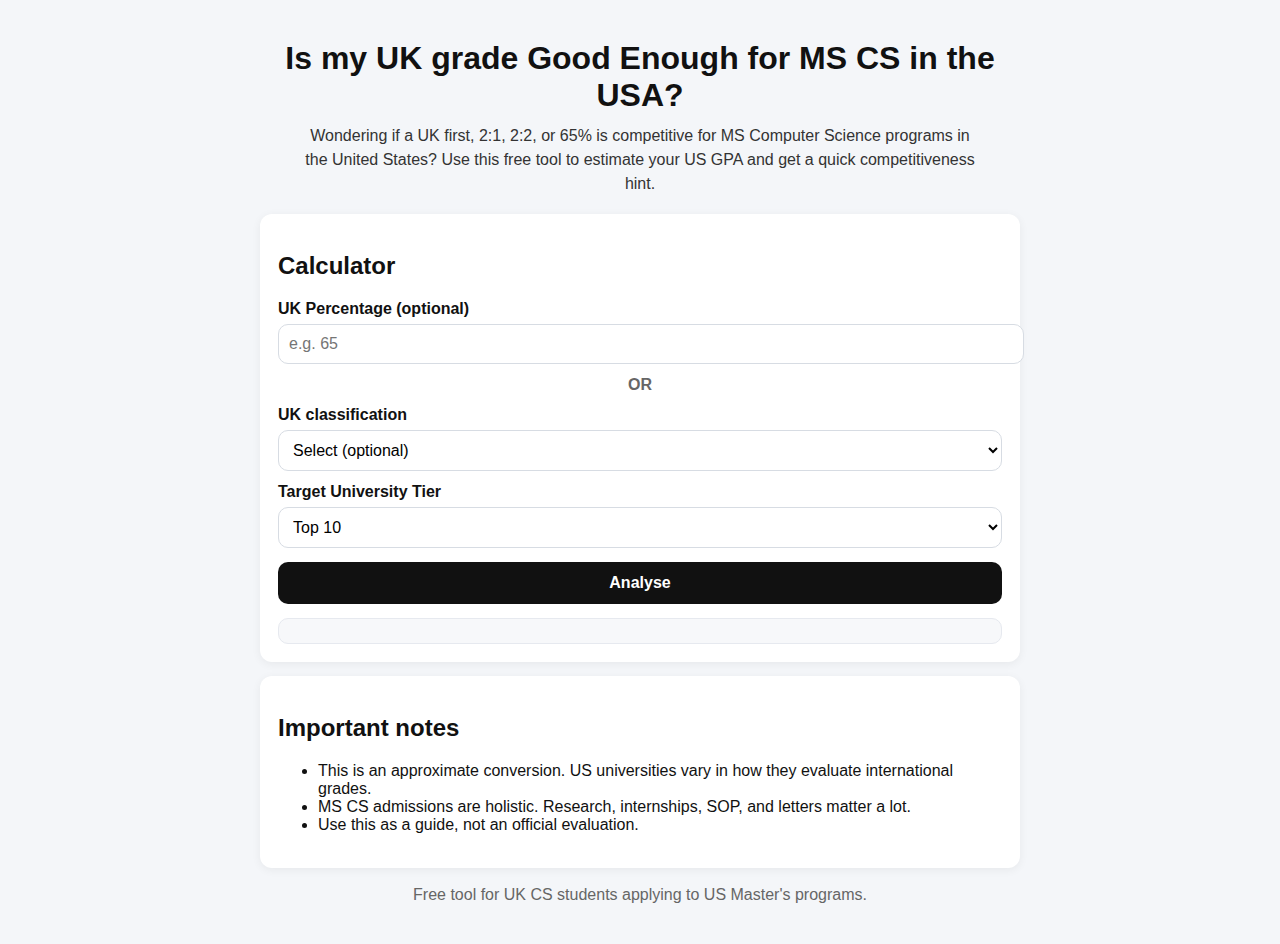
<file: Index.html>
<!DOCTYPE html>
<html lang="en">
<head>
    <meta charset="UTF-8">
    <meta name="viewport" content="width=device-width, initial-scale=1.0">
    <title>Is My UK Grade Good Enough for MS CS in the USA?</title>
    <link rel="stylesheet" href="style.css" />
    <meta name="description" content="Check if your UK percentage or classification is competitive for MS Computer Science programs in the USA. Includes GPA conversion and admissions insight." >
</head>
<body>
    <div class="container">
        <header>
            <h1> Is my UK grade Good Enough for MS CS in the USA?</h1>
            <p class="sub">
                Wondering if a UK first, 2:1, 2:2, or 65% is competitive for MS Computer Science programs in the United States?
                Use this free tool to estimate your US GPA and get a quick competitiveness hint.
            </p>
        </header>

        <section class="card">
            <h2>Calculator</h2>

            <label for="ukGrade"> UK Percentage (optional)</label>
            <input type="number" id="ukGrade" placeholder="e.g. 65" min="0" max="100" />
            
            <div class="or">OR</div>

            <label for="'ukClass"> UK classification</label>
            <select id="ukClass">
                <option value=""> Select (optional)</option>
                <option value="first"> First Class (70%+)</option>
                <option value="twoone"> Upper Second / 2:1 (60-69%)</option>
                <option value="twotwo"> Lower Second / 2:2 (50-59%)</option>
                <option value="third"> Third (40-49%)</option>
            </select>

            <label for="tier"> Target University Tier</label>
            <select id="tier">
                <option value="10"> Top 10</option>
                <option value="25"> Top 25</option>
                <option value="50"> Top 50</option>
            </select>

            <button id="btn"> Analyse</button>

            <div id="result" class="result" ></div>
        </section>

        <section class="card">
            <h2> Important notes</h2>

            <ul>
                <li>This is an approximate conversion. US universities vary in how they evaluate international grades.</li>
                <li>MS CS admissions are holistic. Research, internships, SOP, and letters matter a lot.</li>
                <li>Use this as a guide, not an official evaluation.</li>
            </ul>
        </section>

        <footer class="footer">
            <p>Free tool for UK CS students applying to US Master's programs. </p>
        </footer>
    </div>
    <script src="script.js"></script>
</body>
</html>
</file>
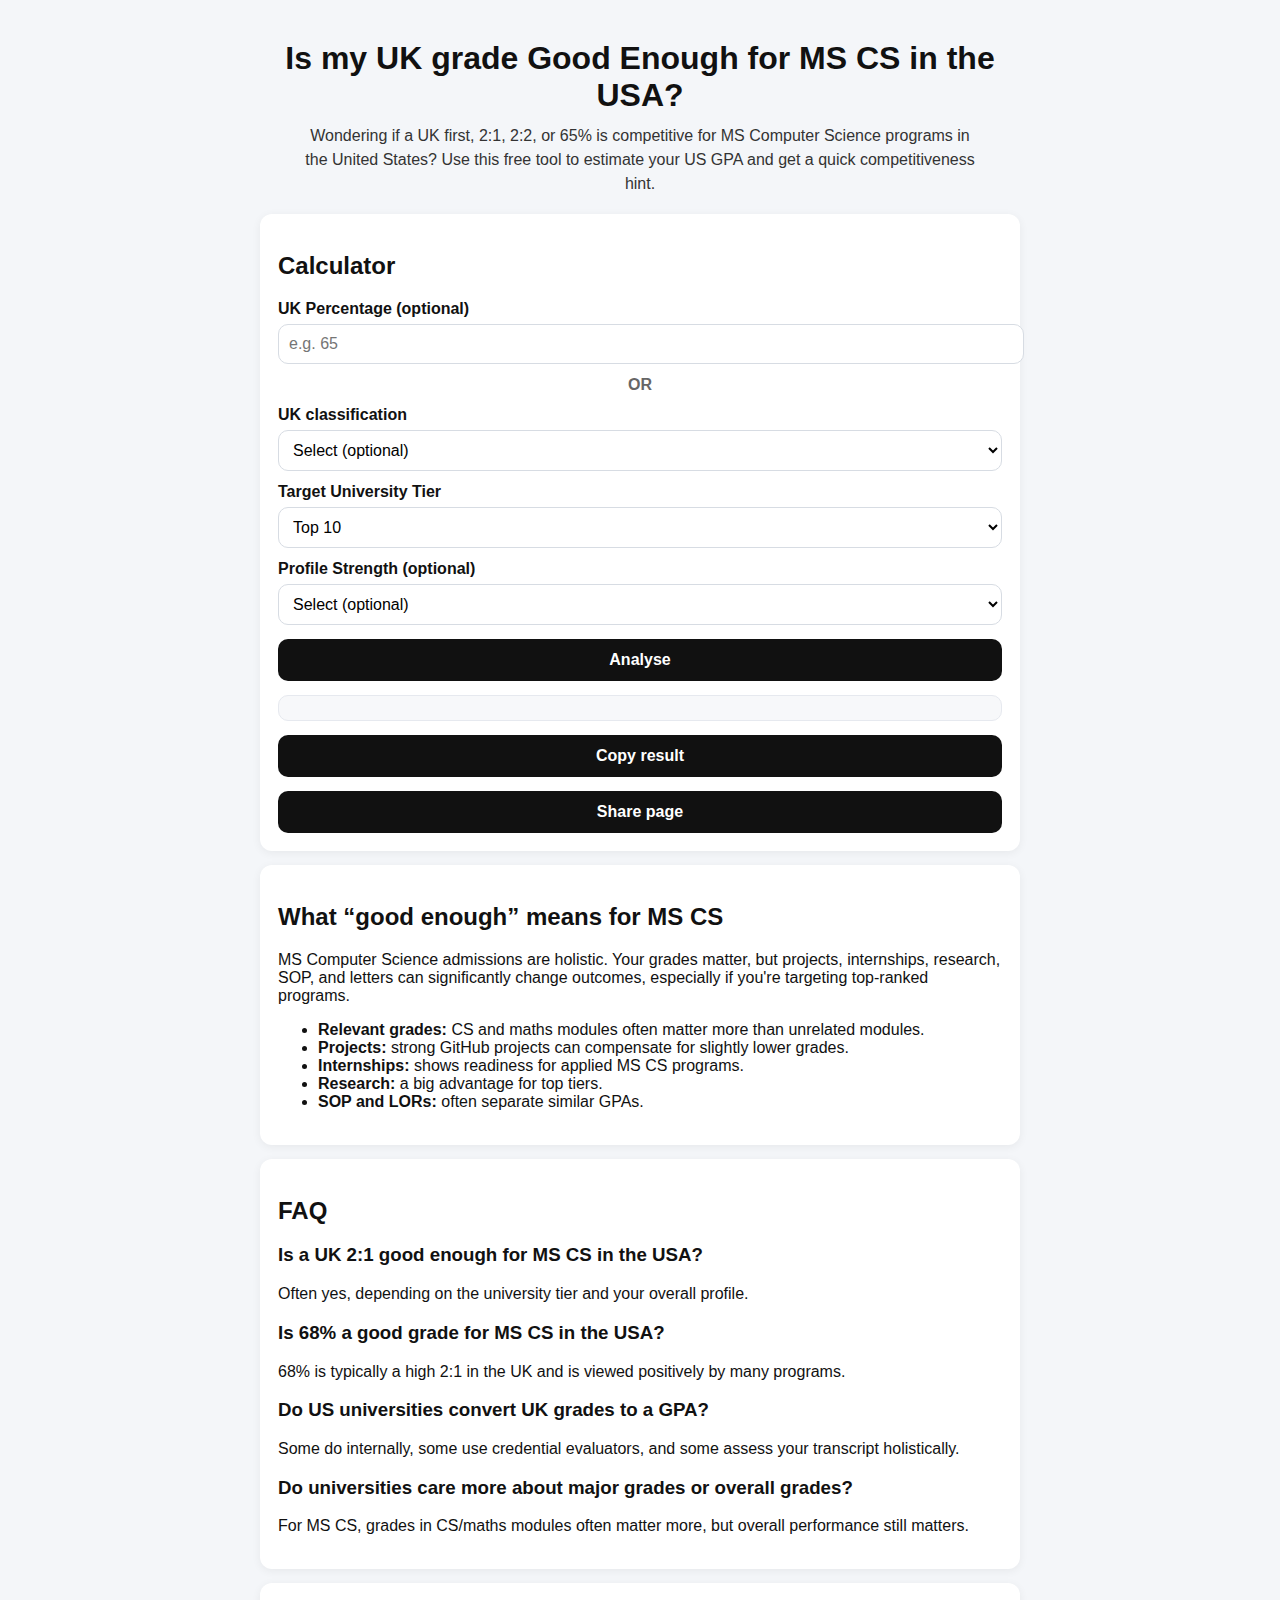
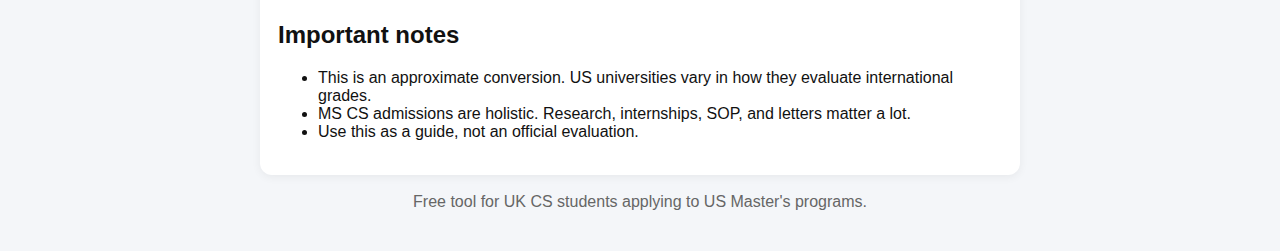
<file: index.html>
<!DOCTYPE html>
<html lang="en">
<head>
    <meta charset="UTF-8">
    <meta name="viewport" content="width=device-width, initial-scale=1.0">
    <title>Is My UK Grade Good Enough for MS CS in the USA?</title>
    <link rel="stylesheet" href="style.css" />
    <meta name="description" content="Check if your UK percentage or classification is competitive for MS Computer Science programs in the USA. Includes GPA conversion and admissions insight." >
    <link rel="canonical" href="https://rudra-build.github.io/uk-grade-mscs-usa/">

    <meta property="og:title" content="Is My UK Grade Good Enough for MS CS in the USA?">
    <meta property="og:description" content="Estimate your US GPA from a UK grade and get an MS CS competitiveness hint.">
    <meta property="og:type" content="website">
    <meta property="og:url" content="https://rudra-build.github.io/uk-grade-mscs-usa/">
    
</head>
<body>
    <div class="container">
        <header>
            <h1> Is my UK grade Good Enough for MS CS in the USA?</h1>
            <p class="sub">
                Wondering if a UK first, 2:1, 2:2, or 65% is competitive for MS Computer Science programs in the United States?
                Use this free tool to estimate your US GPA and get a quick competitiveness hint.
            </p>
        </header>

        <section class="card">
            <h2>Calculator</h2>

            <label for="ukGrade"> UK Percentage (optional)</label>
            <input type="number" id="ukGrade" placeholder="e.g. 65" min="0" max="100" />
            
            <div class="or">OR</div>

            <label for="'ukClass"> UK classification</label>
            <select id="ukClass">
                <option value=""> Select (optional)</option>
                <option value="first"> First Class (70%+)</option>
                <option value="twoone"> Upper Second / 2:1 (60-69%)</option>
                <option value="twotwo"> Lower Second / 2:2 (50-59%)</option>
                <option value="third"> Third (40-49%)</option>
            </select>

            <label for="tier"> Target University Tier</label>
            <select id="tier">
                <option value="10"> Top 10</option>
                <option value="25"> Top 25</option>
                <option value="50"> Top 50</option>
            </select>

            <label>Profile Strength (optional)</label>
            <select id="profile">
              <option value="unknown">Select (optional)</option>
              <option value="strong">Strong research / internships / standout projects</option>
              <option value="average">Decent projects + some experience</option>
              <option value="limited">Limited experience (mostly coursework)</option>
            </select>
            
            <button id="btn"> Analyse</button>

            <div id="result" class="result" ></div>
            
            <div class="actions">
            <button id="copyBtn" class="secondary" type="button">Copy result</button>
            <button id="shareBtn" class="secondary" type="button">Share page</button>
            </div>
            
        </section>

        <section class="card">
          <h2>What “good enough” means for MS CS</h2>
          <p>
            MS Computer Science admissions are holistic. Your grades matter, but projects, internships, research, SOP, and letters can
            significantly change outcomes, especially if you're targeting top-ranked programs.
          </p>
          <ul>
            <li><strong>Relevant grades:</strong> CS and maths modules often matter more than unrelated modules.</li>
            <li><strong>Projects:</strong> strong GitHub projects can compensate for slightly lower grades.</li>
            <li><strong>Internships:</strong> shows readiness for applied MS CS programs.</li>
            <li><strong>Research:</strong> a big advantage for top tiers.</li>
            <li><strong>SOP and LORs:</strong> often separate similar GPAs.</li>
          </ul>
        </section>

        <section class="card">
          <h2>FAQ</h2>
        
          <h3>Is a UK 2:1 good enough for MS CS in the USA?</h3>
          <p>Often yes, depending on the university tier and your overall profile.</p>
        
          <h3>Is 68% a good grade for MS CS in the USA?</h3>
          <p>68% is typically a high 2:1 in the UK and is viewed positively by many programs.</p>
        
          <h3>Do US universities convert UK grades to a GPA?</h3>
          <p>Some do internally, some use credential evaluators, and some assess your transcript holistically.</p>
        
          <h3>Do universities care more about major grades or overall grades?</h3>
          <p>For MS CS, grades in CS/maths modules often matter more, but overall performance still matters.</p>
        </section>
        
        <section class="card">
            <h2> Important notes</h2>

            <ul>
                <li>This is an approximate conversion. US universities vary in how they evaluate international grades.</li>
                <li>MS CS admissions are holistic. Research, internships, SOP, and letters matter a lot.</li>
                <li>Use this as a guide, not an official evaluation.</li>
            </ul>
        </section>

        <footer class="footer">
            <p>Free tool for UK CS students applying to US Master's programs. </p>
        </footer>
    </div>
    <script src="script.js"></script>
</body>
</html>
</file>
<file: style.css>
body {
    font-family: Arial, Helvetica, sans-serif;
    background: #f4f6f9;
    margin: 0;
    padding: 0;
    color: #111;
}

.container {
    max-width: 760px;
    margin: 40px auto;
    padding: 0 16px;
}

header {
    text-align: center;
    margin-bottom: 18px;
}

h1{
    margin: 0 0 10px 0;
}

.sub {
    margin: 0 auto;
    max-width: 680px;
    line-height: 1.5;
    color: #333;
}

.card {
    background: #fff;
    border-radius: 12px;
    padding: 18px;
    margin: 14px 0;
    box-shadow: 0 2px 10px rgba(0,0,0,0.06);

}

label {
    display: block;
    margin-top: 12px;
    margin-bottom: 6px;
    font-weight: 600;
}

input, select {
    width: 100%;
    padding: 10px;
    border-radius: 10px;
    border: 1px solid #d7dce3;
    background: #fff;
    font-size: 16px;
}

.or {
    text-align: center;
    font-weight: 700;
    color: #666;
    margin: 12px 0;
}

button {
  width: 100%;
  margin-top: 14px;
  padding: 12px;
  border: 0;
  border-radius: 10px;
  cursor: pointer;
  font-size: 16px;
  font-weight: 700;
  background: #111;
  color: #fff;
}

button:hover {
  opacity: 0.92;
}

.result {
  margin-top: 14px;
  padding: 12px;
  border-radius: 10px;
  background: #f7f8fa;
  border: 1px solid #e6e9ef;
}

.footer {
  text-align: center;
  color: #666;
  margin: 18px 0 30px;
}
</file>
